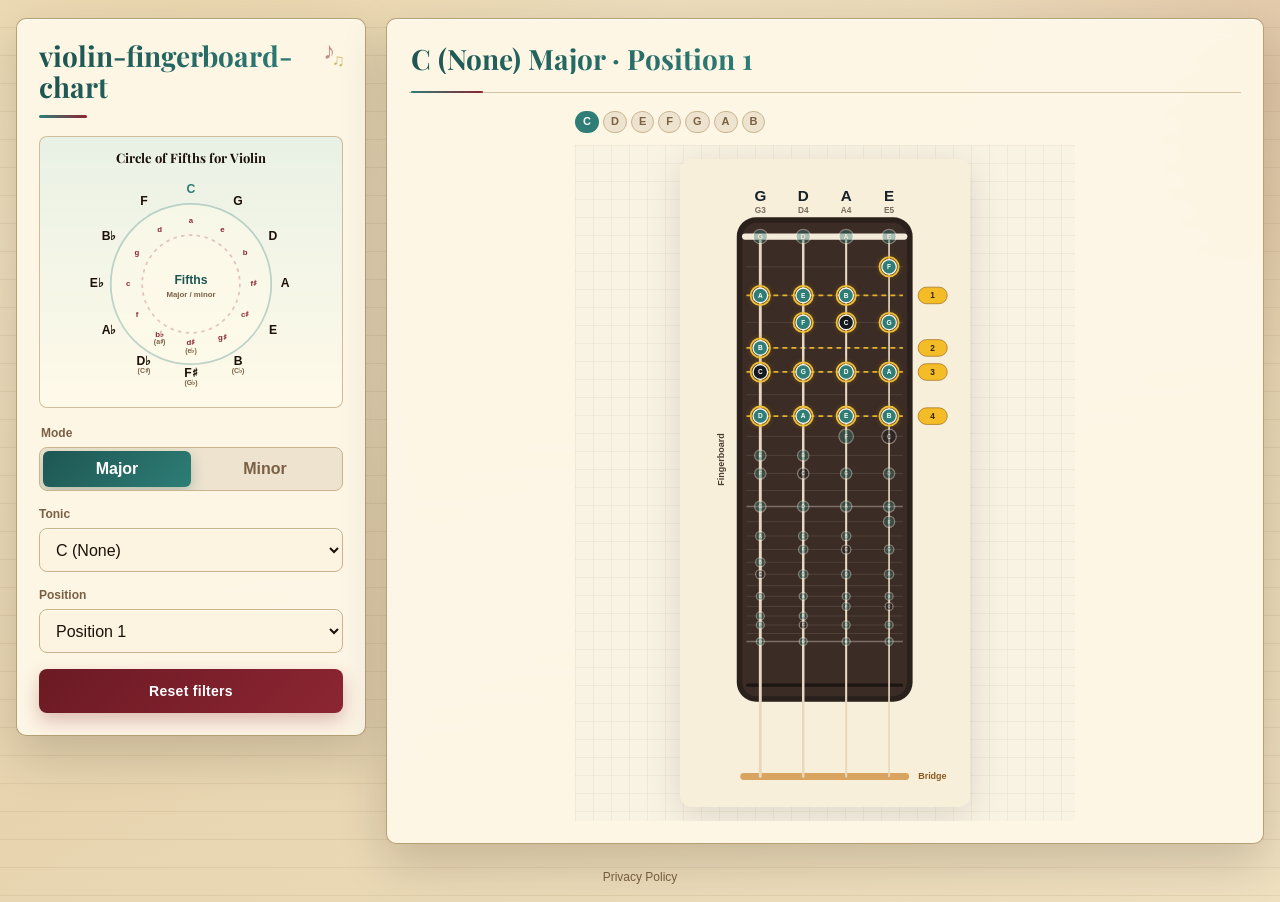
<file: index.html>
<!doctype html>
<html lang="en" data-default-lang="en">
  <head>
    <meta charset="utf-8">
    <meta name="viewport" content="width=device-width, initial-scale=1">
    <meta name="google-site-verification" content="z76xjxY6kRkKO2FdSqYmMXT2T0Ag-CoBl6Cyi8DQak0" />
    <title>violin-fingerboard-chart</title>
    <meta name="description" content="Free interactive violin fingerboard chart for finding violin notes, scale patterns, key signatures, positions, and circle of fifths relationships.">
    <link rel="canonical" href="https://xiaoxiao0413.github.io/violin-fingerboard-chart/">
    <link rel="alternate" hreflang="en" href="https://xiaoxiao0413.github.io/violin-fingerboard-chart/">
    <link rel="alternate" hreflang="x-default" href="https://xiaoxiao0413.github.io/violin-fingerboard-chart/">
    <meta property="og:title" content="violin-fingerboard-chart">
    <meta property="og:description" content="Free interactive violin fingerboard chart for finding violin notes, scale patterns, key signatures, positions, and circle of fifths relationships.">
    <meta property="og:type" content="website">
    <meta property="og:url" content="https://xiaoxiao0413.github.io/violin-fingerboard-chart/">
    <meta property="og:image" content="https://xiaoxiao0413.github.io/violin-fingerboard-chart/assets/og-image.png">
    <meta property="og:image:width" content="1200">
    <meta property="og:image:height" content="630">
    <meta property="og:image:alt" content="Interactive violin fingerboard chart showing notes, scale patterns, positions, and circle of fifths keys.">
    <meta name="twitter:card" content="summary_large_image">
    <meta name="twitter:title" content="violin-fingerboard-chart">
    <meta name="twitter:description" content="Free interactive violin fingerboard chart for finding violin notes, scale patterns, key signatures, positions, and circle of fifths relationships.">
    <meta name="twitter:image" content="https://xiaoxiao0413.github.io/violin-fingerboard-chart/assets/og-image.png">
    <meta name="twitter:image:alt" content="Interactive violin fingerboard chart showing notes, scale patterns, positions, and circle of fifths keys.">
    <link rel="icon" href="favicon.ico" sizes="any">
    <link rel="icon" type="image/svg+xml" href="assets/favicon.svg">
    <link rel="apple-touch-icon" href="assets/apple-touch-icon.png">
    <link rel="stylesheet" href="styles.css?v=20260704-no-intro">
    <script src="app.js?v=20260705-seo" defer></script>
    <script type="application/ld+json">
      {
        "@context": "https://schema.org",
        "@type": "WebApplication",
        "name": "violin-fingerboard-chart",
        "url": "https://xiaoxiao0413.github.io/violin-fingerboard-chart/",
        "applicationCategory": "EducationalApplication",
        "operatingSystem": "Any",
        "description": "Free interactive violin fingerboard chart for finding violin notes, scale patterns, key signatures, positions, and circle of fifths relationships.",
        "keywords": "violin fingerboard chart, violin notes chart, violin scale chart, violin positions, circle of fifths violin",
        "educationalUse": "Music practice",
        "learningResourceType": "Interactive chart",
        "featureList": [
          "Find violin notes on the fingerboard",
          "View major and minor scale patterns",
          "Compare positions and related keys with the circle of fifths"
        ],
        "about": [
          {
            "@type": "Thing",
            "name": "Violin fingerboard notes"
          },
          {
            "@type": "Thing",
            "name": "Violin scales"
          },
          {
            "@type": "Thing",
            "name": "Circle of fifths"
          }
        ],        "inLanguage": "en",
        "isAccessibleForFree": true,
        "offers": {
          "@type": "Offer",
          "price": "0",
          "priceCurrency": "USD"
        },
        "creator": {
          "@type": "Person",
          "name": "xiaoxiao0413"
        }
      }
    </script>

    <!-- Google Analytics (GA4) -->
    <script async src="https://www.googletagmanager.com/gtag/js?id=G-2831V72LX2"></script>
    <script>
      window.dataLayer = window.dataLayer || [];
      function gtag(){dataLayer.push(arguments);}
      gtag('js', new Date());
      gtag('config', 'G-2831V72LX2');
    </script>
  </head>
  <body>
    <main class="app-shell">
      <section class="control-panel" aria-labelledby="app-title">
        <div class="brand-block">
          <h1 id="app-title" data-i18n="appTitle">violin-fingerboard-chart</h1>
        </div>

        <section class="fifths-wheel" aria-labelledby="fifths-title">
          <h2 id="fifths-title" data-i18n="circleTitle">Circle of Fifths for Violin</h2>
          <svg class="fifths-svg" viewBox="0 0 250 250" role="img" aria-label="Circle of Fifths for violin keys">
            <circle class="fifths-ring" cx="125" cy="125" r="92" />
            <circle class="fifths-inner-ring" cx="125" cy="125" r="56" />
            <g class="fifths-major">
              <text x="125" y="17" data-key="c">C</text>
              <text x="179" y="31" data-key="g">G</text>
              <text x="219" y="71" data-key="d">D</text>
              <text x="233" y="125" data-key="a">A</text>
              <text x="219" y="179" data-key="e">E</text>
              <text x="179" y="214" data-key="b"><tspan x="179">B</tspan><tspan class="fifths-alt" x="179" dy="11">(C♭)</tspan></text>
              <text x="125" y="228" data-key="fs"><tspan x="125">F♯</tspan><tspan class="fifths-alt" x="125" dy="11">(G♭)</tspan></text>
              <text x="71" y="214" data-key="db"><tspan x="71">D♭</tspan><tspan class="fifths-alt" x="71" dy="11">(C♯)</tspan></text>
              <text x="31" y="179" data-key="ab">A♭</text>
              <text x="17" y="125" data-key="eb">E♭</text>
              <text x="31" y="71" data-key="bb">B♭</text>
              <text x="71" y="31" data-key="f">F</text>
            </g>
            <g class="fifths-minor">
              <text x="125" y="53" data-key="a">a</text>
              <text x="161" y="63" data-key="e">e</text>
              <text x="187" y="89" data-key="b">b</text>
              <text x="197" y="125" data-key="fs">f♯</text>
              <text x="187" y="161" data-key="cs">c♯</text>
              <text x="161" y="187" data-key="gs">g♯</text>
              <text x="125" y="193" data-key="ds"><tspan x="125">d♯</tspan><tspan class="fifths-alt" x="125" dy="9">(e♭)</tspan></text>
              <text x="89" y="183" data-key="bb"><tspan x="89">b♭</tspan><tspan class="fifths-alt" x="89" dy="9">(a♯)</tspan></text>
              <text x="63" y="161" data-key="f">f</text>
              <text x="53" y="125" data-key="c">c</text>
              <text x="63" y="89" data-key="g">g</text>
              <text x="89" y="63" data-key="d">d</text>
            </g>
            <text class="fifths-center" x="125" y="121" data-i18n="circleCenter">Fifths</text>
            <text class="fifths-center-sub" x="125" y="138" data-i18n="circleSub">Major / minor</text>
          </svg>
        </section>

        <form class="filters" id="filters">

          <fieldset class="field-group">
            <legend data-i18n="modeLabel">Mode</legend>
            <div class="segmented mode-segmented" role="radiogroup" aria-label="Mode">
              <label>
                <input type="radio" name="mode" value="major" checked>
                <span data-i18n="majorMode">Major</span>
              </label>
              <label>
                <input type="radio" name="mode" value="minor">
                <span data-i18n="minorMode">Minor</span>
              </label>
            </div>
          </fieldset>

          <label class="field">
            <span data-i18n="tonicLabel">Tonic</span>
            <select id="tonic" name="tonic"></select>
          </label>

          <label class="field">
            <span data-i18n="positionLabel">Position</span>
            <select id="position" name="position"></select>
          </label>

          <button class="reset-button" type="button" id="reset" data-i18n="resetButton">Reset filters</button>
        </form>

        <!-- Reserved ad slot (sidebar, ~300x250). Hidden until traffic justifies running ads.
             To activate: remove "ad-slot--reserved" class and drop the ad network's embed code inside. -->
        <div class="ad-slot ad-slot--sidebar ad-slot--reserved" aria-hidden="true" data-ad-slot="sidebar-300x250"></div>
      </section>

      <section class="result-panel" aria-live="polite">
        <div class="result-head">
          <div>
            <h2 id="result-title">All Keys · Major</h2>
          </div>
        </div>

        <div id="results" class="diagram-grid"></div>
      </section>

      <!-- Reserved ad slot (full-width banner, ~728x90 / responsive). Hidden until traffic justifies running ads. -->
      <div class="ad-slot ad-slot--banner ad-slot--reserved" aria-hidden="true" data-ad-slot="banner-728x90"></div>
<footer class="site-footer">
        <a href="privacy.html">Privacy Policy</a>
      </footer>
    </main>
  </body>
</html>
</file>
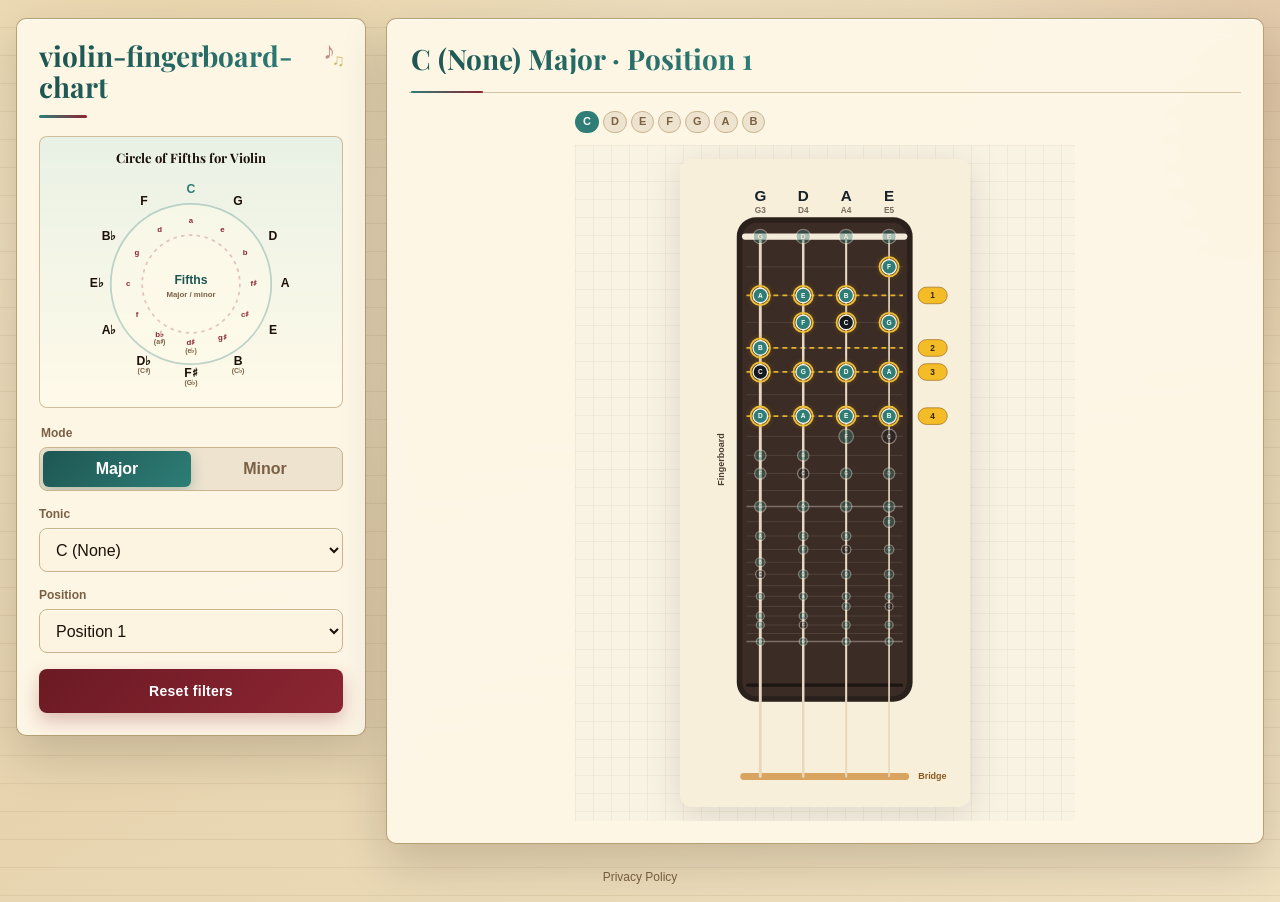
<file: en/index.html>
<!doctype html>
<html lang="en" data-default-lang="en">
  <head>
    <meta charset="utf-8">
    <meta name="viewport" content="width=device-width, initial-scale=1">
    <meta name="google-site-verification" content="z76xjxY6kRkKO2FdSqYmMXT2T0Ag-CoBl6Cyi8DQak0" />
    <title>violin-fingerboard-chart</title>
    <meta name="description" content="Free interactive violin fingerboard chart for finding violin notes, scale patterns, key signatures, positions, and circle of fifths relationships.">
    <link rel="canonical" href="https://xiaoxiao0413.github.io/violin-fingerboard-chart/">
    <link rel="alternate" hreflang="en" href="https://xiaoxiao0413.github.io/violin-fingerboard-chart/">
    <link rel="alternate" hreflang="x-default" href="https://xiaoxiao0413.github.io/violin-fingerboard-chart/">
    <meta property="og:title" content="violin-fingerboard-chart">
    <meta property="og:description" content="Free interactive violin fingerboard chart for finding violin notes, scale patterns, key signatures, positions, and circle of fifths relationships.">
    <meta property="og:type" content="website">
    <meta property="og:url" content="https://xiaoxiao0413.github.io/violin-fingerboard-chart/">
    <meta property="og:image" content="https://xiaoxiao0413.github.io/violin-fingerboard-chart/assets/og-image.png">
    <meta property="og:image:width" content="1200">
    <meta property="og:image:height" content="630">
    <meta property="og:image:alt" content="Interactive violin fingerboard chart showing notes, scale patterns, positions, and circle of fifths keys.">
    <meta name="twitter:card" content="summary_large_image">
    <meta name="twitter:title" content="violin-fingerboard-chart">
    <meta name="twitter:description" content="Free interactive violin fingerboard chart for finding violin notes, scale patterns, key signatures, positions, and circle of fifths relationships.">
    <meta name="twitter:image" content="https://xiaoxiao0413.github.io/violin-fingerboard-chart/assets/og-image.png">
    <meta name="twitter:image:alt" content="Interactive violin fingerboard chart showing notes, scale patterns, positions, and circle of fifths keys.">
    <link rel="icon" href="../favicon.ico" sizes="any">
    <link rel="icon" type="image/svg+xml" href="../assets/favicon.svg">
    <link rel="apple-touch-icon" href="../assets/apple-touch-icon.png">
    <link rel="stylesheet" href="../styles.css?v=20260704-no-intro">
    <script src="../app.js?v=20260705-seo" defer></script>
    <script type="application/ld+json">
      {
        "@context": "https://schema.org",
        "@type": "WebApplication",
        "name": "violin-fingerboard-chart",
        "url": "https://xiaoxiao0413.github.io/violin-fingerboard-chart/",
        "applicationCategory": "EducationalApplication",
        "operatingSystem": "Any",
        "description": "Free interactive violin fingerboard chart for finding violin notes, scale patterns, key signatures, positions, and circle of fifths relationships.",
        "keywords": "violin fingerboard chart, violin notes chart, violin scale chart, violin positions, circle of fifths violin",
        "educationalUse": "Music practice",
        "learningResourceType": "Interactive chart",
        "featureList": [
          "Find violin notes on the fingerboard",
          "View major and minor scale patterns",
          "Compare positions and related keys with the circle of fifths"
        ],
        "about": [
          {
            "@type": "Thing",
            "name": "Violin fingerboard notes"
          },
          {
            "@type": "Thing",
            "name": "Violin scales"
          },
          {
            "@type": "Thing",
            "name": "Circle of fifths"
          }
        ],        "inLanguage": "en",
        "isAccessibleForFree": true,
        "offers": {
          "@type": "Offer",
          "price": "0",
          "priceCurrency": "USD"
        },
        "creator": {
          "@type": "Person",
          "name": "xiaoxiao0413"
        }
      }
    </script>

    <!-- Google Analytics (GA4) -->
    <script async src="https://www.googletagmanager.com/gtag/js?id=G-2831V72LX2"></script>
    <script>
      window.dataLayer = window.dataLayer || [];
      function gtag(){dataLayer.push(arguments);}
      gtag('js', new Date());
      gtag('config', 'G-2831V72LX2');
    </script>
  </head>
  <body>
    <main class="app-shell">
      <section class="control-panel" aria-labelledby="app-title">
        <div class="brand-block">
          <h1 id="app-title" data-i18n="appTitle">violin-fingerboard-chart</h1>
        </div>

        <section class="fifths-wheel" aria-labelledby="fifths-title">
          <h2 id="fifths-title" data-i18n="circleTitle">Circle of Fifths for Violin</h2>
          <svg class="fifths-svg" viewBox="0 0 250 250" role="img" aria-label="Circle of Fifths for violin keys">
            <circle class="fifths-ring" cx="125" cy="125" r="92" />
            <circle class="fifths-inner-ring" cx="125" cy="125" r="56" />
            <g class="fifths-major">
              <text x="125" y="17" data-key="c">C</text>
              <text x="179" y="31" data-key="g">G</text>
              <text x="219" y="71" data-key="d">D</text>
              <text x="233" y="125" data-key="a">A</text>
              <text x="219" y="179" data-key="e">E</text>
              <text x="179" y="214" data-key="b"><tspan x="179">B</tspan><tspan class="fifths-alt" x="179" dy="11">(C♭)</tspan></text>
              <text x="125" y="228" data-key="fs"><tspan x="125">F♯</tspan><tspan class="fifths-alt" x="125" dy="11">(G♭)</tspan></text>
              <text x="71" y="214" data-key="db"><tspan x="71">D♭</tspan><tspan class="fifths-alt" x="71" dy="11">(C♯)</tspan></text>
              <text x="31" y="179" data-key="ab">A♭</text>
              <text x="17" y="125" data-key="eb">E♭</text>
              <text x="31" y="71" data-key="bb">B♭</text>
              <text x="71" y="31" data-key="f">F</text>
            </g>
            <g class="fifths-minor">
              <text x="125" y="53" data-key="a">a</text>
              <text x="161" y="63" data-key="e">e</text>
              <text x="187" y="89" data-key="b">b</text>
              <text x="197" y="125" data-key="fs">f♯</text>
              <text x="187" y="161" data-key="cs">c♯</text>
              <text x="161" y="187" data-key="gs">g♯</text>
              <text x="125" y="193" data-key="ds"><tspan x="125">d♯</tspan><tspan class="fifths-alt" x="125" dy="9">(e♭)</tspan></text>
              <text x="89" y="183" data-key="bb"><tspan x="89">b♭</tspan><tspan class="fifths-alt" x="89" dy="9">(a♯)</tspan></text>
              <text x="63" y="161" data-key="f">f</text>
              <text x="53" y="125" data-key="c">c</text>
              <text x="63" y="89" data-key="g">g</text>
              <text x="89" y="63" data-key="d">d</text>
            </g>
            <text class="fifths-center" x="125" y="121" data-i18n="circleCenter">Fifths</text>
            <text class="fifths-center-sub" x="125" y="138" data-i18n="circleSub">Major / minor</text>
          </svg>
        </section>

        <form class="filters" id="filters">

          <fieldset class="field-group">
            <legend data-i18n="modeLabel">Mode</legend>
            <div class="segmented mode-segmented" role="radiogroup" aria-label="Mode">
              <label>
                <input type="radio" name="mode" value="major" checked>
                <span data-i18n="majorMode">Major</span>
              </label>
              <label>
                <input type="radio" name="mode" value="minor">
                <span data-i18n="minorMode">Minor</span>
              </label>
            </div>
          </fieldset>

          <label class="field">
            <span data-i18n="tonicLabel">Tonic</span>
            <select id="tonic" name="tonic"></select>
          </label>

          <label class="field">
            <span data-i18n="positionLabel">Position</span>
            <select id="position" name="position"></select>
          </label>

          <button class="reset-button" type="button" id="reset" data-i18n="resetButton">Reset filters</button>
        </form>

        <!-- Reserved ad slot (sidebar, ~300x250). Hidden until traffic justifies running ads.
             To activate: remove "ad-slot--reserved" class and drop the ad network's embed code inside. -->
        <div class="ad-slot ad-slot--sidebar ad-slot--reserved" aria-hidden="true" data-ad-slot="sidebar-300x250"></div>
      </section>

      <section class="result-panel" aria-live="polite">
        <div class="result-head">
          <div>
            <h2 id="result-title">All Keys · Major</h2>
          </div>
        </div>

        <div id="results" class="diagram-grid"></div>
      </section>

      <!-- Reserved ad slot (full-width banner, ~728x90 / responsive). Hidden until traffic justifies running ads. -->
      <div class="ad-slot ad-slot--banner ad-slot--reserved" aria-hidden="true" data-ad-slot="banner-728x90"></div>
<footer class="site-footer">
        <a href="../privacy.html">Privacy Policy</a>
      </footer>
    </main>
  </body>
</html>
</file>
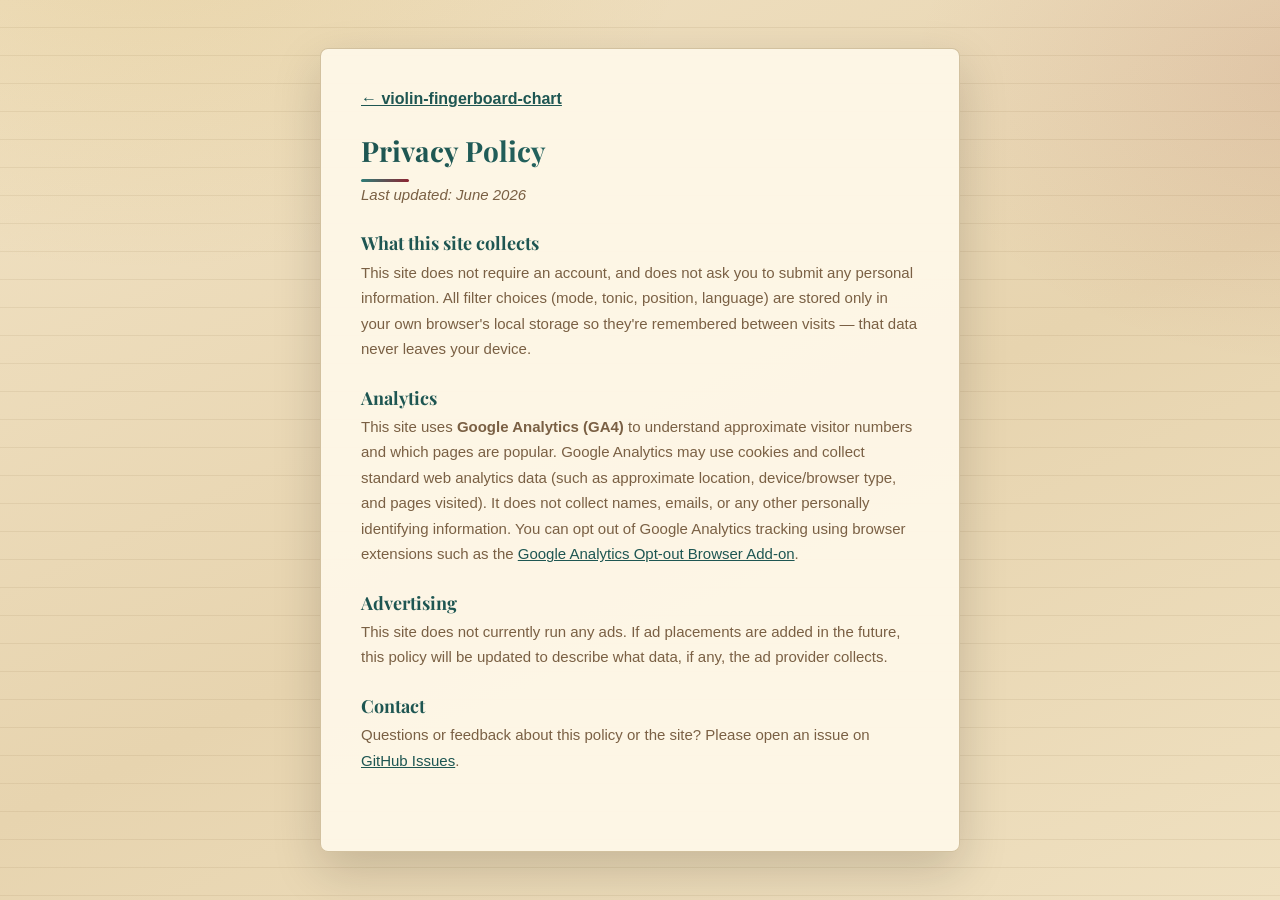
<file: privacy.html>
<!doctype html>
<html lang="en">
  <head>
    <meta charset="utf-8">
    <meta name="viewport" content="width=device-width, initial-scale=1">
    <title>Privacy Policy · violin-fingerboard-chart</title>
    <meta name="robots" content="noindex">
    <link rel="icon" href="favicon.ico" sizes="any">
    <link rel="icon" type="image/svg+xml" href="assets/favicon.svg">
    <link rel="stylesheet" href="styles.css?v=20260626-3">
  </head>
  <body>
    <main class="static-page">
      <div class="static-card">
        <a class="static-back" href="./">← violin-fingerboard-chart</a>
        <h1>Privacy Policy</h1>
        <p class="static-updated">Last updated: June 2026</p>

        <h2>What this site collects</h2>
        <p>
          This site does not require an account, and does not ask you to submit any personal
          information. All filter choices (mode, tonic, position, language) are stored only in
          your own browser's local storage so they're remembered between visits — that data never
          leaves your device.
        </p>

        <h2>Analytics</h2>
        <p>
          This site uses <strong>Google Analytics (GA4)</strong> to understand approximate visitor
          numbers and which pages are popular. Google Analytics may use cookies and collect
          standard web analytics data (such as approximate location, device/browser type, and
          pages visited). It does not collect names, emails, or any other personally identifying
          information. You can opt out of Google Analytics tracking using browser extensions such
          as the
          <a href="https://tools.google.com/dlpage/gaoptout" target="_blank" rel="noopener">Google Analytics Opt-out Browser Add-on</a>.
        </p>

        <h2>Advertising</h2>
        <p>
          This site does not currently run any ads. If ad placements are added in the future, this
          policy will be updated to describe what data, if any, the ad provider collects.
        </p>

        <h2>Contact</h2>
        <p>
          Questions or feedback about this policy or the site? Please open an issue on
          <a href="https://github.com/xiaoxiao0413/violin-fingerboard-chart/issues" target="_blank" rel="noopener">GitHub Issues</a>.
        </p>
      </div>
    </main>
  </body>
</html>
</file>
<file: styles.css>
@import url('https://fonts.googleapis.com/css2?family=Playfair+Display:ital,wght@0,500;0,700;0,900;1,500;1,700&display=swap');

/* ─── Unified Musical Colour System ─────────────────────────────
   Palette: Aged Parchment × Patina Brass × Violin Burgundy × India Ink
   ──────────────────────────────────────────────────────────────── */
:root {
  color-scheme: light;
  --ink:          #1c1008;          /* India ink – near-black warm */
  --muted:        #7a6044;          /* warm brown-gray */
  --soft:         #ede3ce;          /* light parchment */
  --line:         #c9b48e;          /* warm tan borders */
  --panel:        rgba(253, 246, 230, 0.98);   /* warm cream panel (lifts off bg) */
  --panel-solid:  #fcf4e1;          /* solid warm cream */
  --page:         #f5ecda;          /* parchment page */
  --teal:         #2e7d77;          /* patina brass / verdigris */
  --teal-dark:    #1e5652;          /* deep instrument metal */
  --teal-soft:    #d2eeeb;          /* light teal tint */
  --accent:       #8c2532;          /* deep burgundy – violin red */
  --accent-soft:  #f2dde0;          /* light blush */
  --gold:         #b8870c;          /* dark goldenrod */
  --gold-soft:    #fdf0c4;
  --string:       #3d2b18;          /* warm dark brown */
  --shadow:       0 18px 48px rgba(20, 10, 4, 0.17);
  --shadow-soft:  0 8px 24px rgba(20, 10, 4, 0.10);
  /* Typography: serif only for page titles, sans everywhere else.
     CJK falls through to YaHei/PingFang so Chinese matches the body. */
  --font-sans:  Inter, "Segoe UI", "Microsoft YaHei", "PingFang SC", Arial, sans-serif;
  --font-serif: 'Playfair Display', Georgia, "Microsoft YaHei", "PingFang SC", serif;
}

* {
  box-sizing: border-box;
}

/* ─── Page Background: Warm Parchment + Ruled Staff Lines ────── */
body {
  margin: 0;
  min-height: 100vh;
  overflow-x: hidden;
  color: var(--ink);
  background:
    repeating-linear-gradient(
      transparent 0, transparent 27px,
      rgba(110, 78, 32, 0.085) 27px, rgba(110, 78, 32, 0.085) 28px
    ),
    radial-gradient(ellipse 900px 600px at 8% -8%, rgba(184, 135, 12, 0.14), transparent 62%),
    radial-gradient(ellipse 700px 500px at 102% 6%, rgba(140, 37, 50, 0.10), transparent 58%),
    linear-gradient(155deg, #f1e2c4 0%, #e7d4af 55%, #efe0c0 100%);
  background-size: auto, 140% 140%, 140% 140%, auto;
  background-position: 0 0, 0% 0%, 100% 0%, 0 0;
  animation: drift-blobs 30s ease-in-out infinite alternate;
  font-family: var(--font-sans);
}

@keyframes drift-blobs {
  0%   { background-position: 0 0, 0%  0%,  100% 0%, 0 0; }
  100% { background-position: 0 0, 7% 12%,  90% 16%, 0 0; }
}

button,
select,
input {
  font: inherit;
}

button,
select {
  transition: border-color 0.18s ease, background 0.18s ease,
              box-shadow 0.18s ease, transform 0.18s ease;
}

/* ─── Layout Shell ───────────────────────────────────────────── */
.app-shell {
  display: grid;
  grid-template-columns: minmax(270px, 350px) minmax(0, 1fr);
  gap: 20px;
  width: min(1440px, calc(100% - 32px));
  min-height: 100vh;
  margin: 0 auto;
  padding: 18px 0;
}

.control-panel,
.result-panel {
  background: var(--panel);
  border: 1px solid rgba(176, 150, 104, 0.9);
  border-radius: 10px;
  box-shadow:
    0 1px 0 rgba(255, 255, 255, 0.7) inset,
    var(--shadow);
  backdrop-filter: blur(8px);
}

/* ─── Control Panel ──────────────────────────────────────────── */
.control-panel {
  position: sticky;
  top: 16px;
  align-self: start;
  display: flex;
  flex-direction: column;
  gap: 16px;
  padding: 22px;
}

/* ─── Brand Block ────────────────────────────────────────────── */
.brand-block {
  position: relative;
  padding-bottom: 2px;
}

.brand-block::before {
  position: absolute;
  top: -4px;
  right: 8px;
  color: var(--accent);
  font-size: 24px;
  opacity: 0.52;
  content: "♪";
  animation: note-float 4s ease-in-out infinite;
}

.brand-block::after {
  position: absolute;
  top: 10px;
  right: -2px;
  color: var(--gold);
  font-size: 17px;
  opacity: 0.58;
  content: "♫";
  animation: note-float 4s ease-in-out infinite 1.2s;
}

@keyframes note-float {
  0%, 100% { transform: translateY(0) rotate(0deg); }
  50%       { transform: translateY(-6px) rotate(7deg); }
}

/* ─── Typography ─────────────────────────────────────────────── */
.eyebrow {
  margin: 0 0 8px;
  color: var(--teal-dark);
  font-family: var(--font-sans);
  font-size: 11px;
  font-weight: 700;
  letter-spacing: 0.08em;
  text-transform: uppercase;
}

h1,
h2,
h3,
p {
  margin-top: 0;
}

h1 {
  margin-bottom: 0;
  font-family: var(--font-serif);
  font-size: 28px;
  line-height: 1.1;
  letter-spacing: 0;
  background: linear-gradient(115deg, var(--teal-dark) 5%, var(--teal) 40%, var(--accent) 75%, var(--gold) 100%);
  background-size: 220% 100%;
  background-clip: text;
  -webkit-background-clip: text;
  color: transparent;
  -webkit-text-fill-color: transparent;
  animation: title-shine 9s ease-in-out infinite alternate;
}

@keyframes title-shine {
  0%   { background-position: 0% 50%; }
  100% { background-position: 100% 50%; }
}

h1::after {
  display: block;
  width: 48px;
  height: 3px;
  margin-top: 12px;
  border-radius: 999px;
  background: linear-gradient(90deg, var(--teal), var(--accent));
  content: "";
}

h2 {
  margin-bottom: 0;
  font-family: var(--font-serif);
  font-size: 28px;
  line-height: 1.12;
  letter-spacing: 0;
}

/* ─── Circle of Fifths ───────────────────────────────────────── */
.fifths-wheel {
  display: grid;
  gap: 10px;
  justify-items: center;
  padding: 13px 12px 14px;
  border: 1px solid rgba(201, 180, 142, 0.85);
  border-radius: 8px;
  background:
    linear-gradient(180deg, rgba(210, 238, 235, 0.45), rgba(255, 250, 233, 0.95)),
    var(--panel-solid);
}

.fifths-wheel h2 {
  margin: 0;
  color: var(--ink);
  font-size: 13px;
  font-weight: 700;
  line-height: 1.2;
}

.fifths-svg {
  display: block;
  width: min(100%, 218px);
  height: auto;
}

.fifths-ring {
  fill: rgba(255, 250, 233, 0.45);
  stroke: rgba(46, 125, 119, 0.3);
  stroke-width: 2;
}

.fifths-inner-ring {
  fill: rgba(255, 250, 233, 0.38);
  stroke: rgba(140, 37, 50, 0.24);
  stroke-width: 2;
  stroke-dasharray: 4 5;
}

.fifths-major text,
.fifths-minor text,
.fifths-center,
.fifths-center-sub {
  text-anchor: middle;
  dominant-baseline: middle;
}

.fifths-major text {
  fill: var(--ink);
  font-size: 14px;
  font-weight: 900;
}

.fifths-minor text {
  fill: var(--accent);
  font-size: 9px;
  font-weight: 900;
}

.fifths-center {
  fill: var(--teal-dark);
  font-size: 14px;
  font-weight: 900;
}

.fifths-center-sub {
  fill: var(--muted);
  font-size: 9px;
  font-weight: 800;
}

.fifths-alt {
  fill: var(--muted);
  font-size: 8px;
  font-weight: 800;
}

/* Interactive circle of fifths */
.fifths-major text[data-key],
.fifths-minor text[data-key] {
  cursor: pointer;
  transition: fill 0.15s ease;
}

.fifths-major text[data-key]:hover {
  fill: var(--teal);
}

.fifths-minor text[data-key]:hover {
  fill: var(--teal-dark);
}

.fifths-major text[data-selected],
.fifths-minor text[data-selected] {
  fill: var(--teal);
}

/* ─── Filters ────────────────────────────────────────────────── */
.filters {
  display: grid;
  gap: 16px;
  padding-top: 2px;
}

.field-group {
  min-width: 0;
  margin: 0;
  padding: 0;
  border: 0;
}

legend,
.field > span {
  display: block;
  margin-bottom: 7px;
  color: var(--muted);
  font-size: 12px;
  font-weight: 800;
}

/* Mode Toggle */
.segmented {
  display: grid;
  grid-template-columns: 1fr 1fr;
  width: 100%;
  min-height: 44px;
  overflow: hidden;
  padding: 3px;
  border: 1px solid var(--line);
  border-radius: 8px;
  background: var(--soft);
}

.mode-segmented {
  grid-template-columns: repeat(2, minmax(0, 1fr));
}

.segmented label {
  position: relative;
  display: grid;
  min-width: 0;
  cursor: pointer;
}

.segmented input {
  position: absolute;
  inset: 0;
  opacity: 0;
}

.segmented span {
  display: grid;
  place-items: center;
  min-height: 36px;
  padding: 0 12px;
  color: var(--muted);
  font-weight: 800;
  border-radius: 6px;
  transition: background 0.2s ease, color 0.2s ease, box-shadow 0.2s ease;
}

.segmented input:checked + span {
  color: #ffffff;
  background: linear-gradient(135deg, var(--teal-dark), var(--teal));
  box-shadow: 0 5px 14px rgba(30, 86, 82, 0.28);
}

.segmented label:hover span {
  color: var(--teal-dark);
}

.segmented label:hover input:checked + span {
  color: #ffffff;
}

.segmented input:focus-visible + span {
  outline: 3px solid rgba(46, 125, 119, 0.28);
  outline-offset: -3px;
}

.field {
  display: block;
}

/* Dropdowns */
select,
input[type="number"] {
  width: 100%;
  min-height: 44px;
  padding: 0 38px 0 12px;
  color: var(--ink);
  border: 1px solid var(--line);
  border-radius: 8px;
  background: var(--panel-solid);
  box-shadow: inset 0 1px 0 rgba(255, 255, 255, 0.55);
}

select:hover,
input[type="number"]:hover {
  border-color: rgba(46, 125, 119, 0.45);
}

input[type="number"] {
  padding-right: 12px;
}

select:focus,
input[type="number"]:focus {
  outline: 3px solid rgba(46, 125, 119, 0.2);
  border-color: var(--teal);
}

/* Reset Button – Burgundy, musical feel */
.reset-button {
  min-height: 44px;
  color: #ffffff;
  border: 0;
  border-radius: 8px;
  background: linear-gradient(135deg, #6b1a24, var(--accent));
  box-shadow: 0 8px 18px rgba(140, 37, 50, 0.28);
  cursor: pointer;
  font-family: var(--font-sans);
  font-weight: 700;
  font-size: 14px;
  letter-spacing: 0.02em;
  transition: box-shadow 0.2s ease, background 0.2s ease, transform 0.2s ease;
}

.reset-button:hover {
  transform: translateY(-1px);
  box-shadow: 0 12px 24px rgba(140, 37, 50, 0.36);
}

.reset-button:active {
  transform: translateY(0);
}

/* ─── Result Panel ───────────────────────────────────────────── */
.result-panel {
  display: flex;
  flex-direction: column;
  gap: 18px;
  min-width: 0;
  padding: 22px;
}

.result-head {
  position: relative;
  display: flex;
  align-items: flex-start;
  justify-content: space-between;
  gap: 16px;
  padding: 2px 2px 18px;
  border-bottom: 1px solid rgba(201, 180, 142, 0.75);
}

/* Gradient accent line under result heading */
.result-head::after {
  position: absolute;
  left: 2px;
  bottom: -1px;
  width: 72px;
  height: 2px;
  border-radius: 999px;
  background: linear-gradient(90deg, var(--teal), var(--accent));
  content: "";
}

/* Result title gradient */
#result-title {
  background: linear-gradient(115deg, var(--teal-dark) 0%, var(--teal) 48%, var(--accent) 100%);
  background-size: 220% 100%;
  background-clip: text;
  -webkit-background-clip: text;
  color: transparent;
  -webkit-text-fill-color: transparent;
  animation: title-shine 9s ease-in-out infinite alternate;
}

/* ─── Diagram Grid ───────────────────────────────────────────── */
.diagram-grid {
  display: grid;
  grid-template-columns: repeat(auto-fill, minmax(290px, 1fr));
  gap: 18px;
  align-items: start;
}

.diagram-grid[data-layout="single"] {
  grid-template-columns: minmax(290px, 500px);
  justify-content: center;
}

/* 单图布局：去掉多余的卡片包装，避免与结果面板形成「框中框」 */
.diagram-grid[data-layout="single"] .diagram-card {
  border: 0;
  border-radius: 0;
  background: transparent;
  box-shadow: none;
}

.diagram-grid[data-layout="single"] .diagram-card:hover {
  transform: none;
  box-shadow: none;
}

.diagram-grid[data-layout="single"] .formula-card-head {
  padding: 0 0 12px;
  background: none;
  border-bottom: 0;
}

.diagram-grid[data-layout="single"] .formula-card-head::after {
  content: none;
}

.diagram-grid[data-layout="single"] .fingerboard-media {
  padding-left: 0;
  padding-right: 0;
}

/* ─── Diagram Card ───────────────────────────────────────────── */
.diagram-card {
  min-width: 0;
  overflow: hidden;
  border: 1px solid rgba(201, 180, 142, 0.8);
  border-top: 4px solid var(--key-color, var(--teal));
  border-radius: 8px;
  background: var(--panel-solid);
  box-shadow: var(--shadow-soft);
  animation: card-in 0.26s ease both;
  transition: transform 0.2s ease, border-color 0.2s ease, box-shadow 0.2s ease;
}

.diagram-card:hover {
  border-color: rgba(110, 78, 32, 0.22);
  border-top-color: var(--key-color, var(--teal));
  box-shadow: 0 16px 36px rgba(20, 10, 4, 0.18);
  transform: translateY(-2px);
}

.formula-card {
  display: grid;
  grid-template-rows: auto auto auto;
}

/* Card header with subtle parchment + musical watermark */
.formula-card-head {
  position: relative;
  display: grid;
  gap: 6px;
  padding: 15px 16px 13px;
  border-bottom: 1px solid rgba(201, 180, 142, 0.65);
  background: linear-gradient(180deg, var(--panel-solid), rgba(245, 236, 213, 0.55));
  overflow: hidden;
}

.formula-card-head::after {
  content: "♩";
  position: absolute;
  right: 10px;
  bottom: 5px;
  font-size: 30px;
  color: var(--key-color, var(--teal));
  opacity: 0.1;
  pointer-events: none;
  line-height: 1;
}

.formula-card-head h3 {
  margin: 0;
  padding: 0;
  font-family: var(--font-sans);
  font-weight: 800;
  color: var(--key-color, var(--teal-dark));
  font-size: 17px;
  line-height: 1.25;
  border-radius: 0;
  background: none;
}

.formula-card-head p {
  margin: 0;
  color: var(--muted);
  font-size: 13px;
  font-weight: 700;
  line-height: 1.35;
}

/* Scale note badges */
.scale-notes {
  display: flex;
  flex-wrap: wrap;
  gap: 4px;
  margin: 0;
}

.scale-note {
  display: inline-flex;
  align-items: center;
  padding: 1px 7px;
  font-size: 11px;
  font-weight: 800;
  color: var(--muted);
  background: var(--soft);
  border: 1px solid var(--line);
  border-radius: 999px;
  line-height: 1.6;
}

.scale-note-tonic {
  color: #ffffff;
  background: var(--key-color, var(--teal));
  border-color: transparent;
}

/* ─── Fingerboard Diagram ────────────────────────────────────── */
.fingerboard-media {
  position: relative;
  display: flex;
  justify-content: center;
  min-width: 0;
  padding: 14px;
  overflow: hidden;
  /* Warm grid – like manuscript staff paper */
  background:
    linear-gradient(rgba(110, 78, 32, 0.06) 1px, transparent 1px),
    linear-gradient(90deg, rgba(110, 78, 32, 0.06) 1px, transparent 1px),
    #f9f3e4;
  background-size: 18px 18px, 18px 18px, auto;
  cursor: zoom-in;
}

/* Zoom hint icon */
.fingerboard-media::after {
  content: "⤢";
  position: absolute;
  bottom: 10px;
  right: 10px;
  width: 26px;
  height: 26px;
  display: flex;
  align-items: center;
  justify-content: center;
  font-size: 13px;
  color: var(--teal-dark);
  background: rgba(255, 250, 233, 0.92);
  border: 1px solid rgba(46, 125, 119, 0.22);
  border-radius: 50%;
  opacity: 0;
  transition: opacity 0.2s ease;
  pointer-events: none;
}

.fingerboard-media:hover::after {
  opacity: 1;
}

.fingerboard-svg {
  display: block;
  width: auto;
  height: auto;
  max-width: min(100%, 430px);
  max-height: 72vh;
  border-radius: 8px;
  filter: drop-shadow(0 8px 18px rgba(20, 10, 4, 0.12));
}

.fingerboard-svg text,
.fifths-svg text {
  font-family: var(--font-sans);
}

.fingerboard-media:focus-visible .fingerboard-svg {
  outline: 3px solid rgba(46, 125, 119, 0.28);
  outline-offset: 2px;
}

/* Note dots */
.note-dot {
  transition: opacity 0.15s ease, filter 0.15s ease;
}

.note-dot.note-dim {
  opacity: 0.38;
}

.note-dot.note-in-position circle:last-of-type {
  filter: drop-shadow(0 0 5px rgba(184, 135, 12, 0.9));
}

/* ─── Animations ─────────────────────────────────────────────── */
@keyframes card-in {
  from {
    opacity: 0;
    transform: translateY(8px);
  }
  to {
    opacity: 1;
    transform: none;
  }
}

@media (prefers-reduced-motion: reduce) {
  *,
  *::before,
  *::after {
    animation: none !important;
    transition: none !important;
  }
}

/* ─── Diagram Media (image-based cards, legacy) ──────────────── */
.diagram-media {
  position: relative;
  display: grid;
  place-items: center;
  min-height: 380px;
  padding: 70px 28px 28px;
  overflow: hidden;
  background:
    linear-gradient(rgba(110, 78, 32, 0.06) 1px, transparent 1px),
    linear-gradient(90deg, rgba(110, 78, 32, 0.06) 1px, transparent 1px),
    linear-gradient(180deg, #fdf8ec, #f5ecda);
  background-size: 22px 22px, 22px 22px, auto;
}

.diagram-pill {
  position: absolute;
  top: 18px;
  left: 50%;
  z-index: 2;
  max-width: calc(100% - 34px);
  padding: 8px 14px 10px;
  color: #ffffff;
  font-family: var(--font-sans);
  font-size: 22px;
  font-weight: 800;
  line-height: 1;
  text-align: center;
  white-space: nowrap;
  border-radius: 8px;
  background: var(--teal-dark);
  box-shadow: 0 8px 16px rgba(30, 86, 82, 0.24);
  transform: translateX(-50%);
}

.position-mark {
  position: absolute;
  top: 78px;
  right: 24px;
  z-index: 2;
  color: var(--ink);
  font-weight: 900;
}

.diagram-image {
  position: relative;
  z-index: 1;
  display: block;
  width: min(82%, 260px);
  border-radius: 8px;
  box-shadow: 0 10px 22px rgba(20, 10, 4, 0.15);
  cursor: zoom-in;
  transition: transform 0.18s ease;
}

.diagram-svg {
  display: block;
  width: 100%;
  height: auto;
}

.diagram-image:hover,
.diagram-image:focus-visible {
  transform: scale(1.02);
}

.diagram-image:focus-visible {
  outline: 3px solid rgba(46, 125, 119, 0.42);
  outline-offset: 2px;
}

.diagram-missing {
  display: grid;
  place-items: center;
  width: min(78%, 250px);
  min-height: 220px;
  color: var(--muted);
  border: 2px dashed var(--line);
  border-radius: 8px;
  background: rgba(255, 250, 233, 0.6);
}

/* ─── Lightbox ───────────────────────────────────────────────── */
.lightbox {
  max-width: min(94vw, 620px);
  padding: 16px;
  border: 0;
  border-radius: 8px;
  background: var(--panel-solid);
  box-shadow: var(--shadow);
}

.lightbox::backdrop {
  background: rgba(18, 9, 4, 0.74);
  backdrop-filter: blur(6px);
}

@keyframes lightbox-in {
  from {
    opacity: 0;
    transform: scale(0.94) translateY(10px);
  }
  to {
    opacity: 1;
    transform: none;
  }
}

.lightbox[open] {
  animation: lightbox-in 0.28s cubic-bezier(0.34, 1.1, 0.64, 1) both;
}

.lightbox figure {
  margin: 0;
  text-align: center;
}

.lightbox-media {
  margin: 0 auto;
  width: min(84vw, 480px);
}

.lightbox-media svg {
  display: block;
  width: 100%;
  height: auto;
  max-height: 78vh;
  border-radius: 8px;
}

.lightbox figcaption {
  margin-top: 10px;
  color: var(--ink);
  font-family: var(--font-sans);
  font-weight: 700;
}

.lightbox-close {
  position: absolute;
  top: 10px;
  right: 10px;
  width: 36px;
  height: 36px;
  display: grid;
  place-items: center;
  color: #ffffff;
  font-size: 22px;
  line-height: 1;
  border: 0;
  border-radius: 50%;
  background: var(--teal-dark);
  cursor: pointer;
  transition: background 0.15s ease, transform 0.15s ease;
}

.lightbox-close::before {
  content: "×";
}

.lightbox-close:hover {
  background: var(--accent);
  transform: scale(1.06) rotate(90deg);
}

/* ─── Diagram Caption (legacy image cards) ───────────────────── */
.diagram-caption {
  display: grid;
  grid-template-columns: auto minmax(0, 1fr);
  gap: 8px 12px;
  align-items: center;
  min-height: 74px;
  padding: 12px 14px 14px;
  border-top: 1px solid rgba(201, 180, 142, 0.75);
  background: rgba(255, 250, 233, 0.7);
}

h3 {
  margin-bottom: 0;
  padding: 6px 10px;
  color: var(--ink);
  font-family: var(--font-sans);
  font-weight: 700;
  font-size: 16px;
  line-height: 1.25;
  border-radius: 6px;
  background: var(--teal-soft);
}

.diagram-caption p {
  margin-bottom: 0;
  color: var(--muted);
  font-size: 13px;
  line-height: 1.35;
}

/* ─── Responsive ─────────────────────────────────────────────── */
@media (max-width: 960px) {
  .control-panel {
    position: static;
  }
}

@media (max-width: 760px) {
  html,
  body {
    width: 100%;
    max-width: 100%;
    overflow-x: hidden;
  }

  .app-shell {
    grid-template-columns: 1fr;
    width: 100%;
    max-width: 100%;
    min-height: auto;
    margin: 0;
    padding: 10px;
    overflow-x: hidden;
  }

  .control-panel,
  .result-panel {
    width: 100%;
    max-width: 100%;
    min-width: 0;
    padding: 18px;
    overflow: hidden;
  }

  .control-panel {
    gap: 14px;
  }

  h1 {
    font-size: 24px;
  }

  h2 {
    font-size: 23px;
  }

  .result-head {
    flex-direction: column;
    align-items: stretch;
  }

  .diagram-grid {
    width: 100%;
    min-width: 0;
    grid-template-columns: 1fr;
    gap: 16px;
  }

  .diagram-grid[data-layout="single"] {
    grid-template-columns: 1fr;
  }

  .diagram-card,
  .formula-card,
  .fingerboard-media {
    width: 100%;
    max-width: 100%;
    min-width: 0;
  }

  .fingerboard-svg {
    width: 100%;
    max-width: 100%;
  }

  .diagram-media {
    min-height: 340px;
  }

  .diagram-pill {
    font-size: 20px;
  }

}

/* ─── Reserved Ad Slots ──────────────────────────────────────────
   Hidden placeholders for future ad placements. To go live:
   remove the "ad-slot--reserved" class from the markup and insert
   the ad network's embed code inside the container.
   ──────────────────────────────────────────────────────────────── */
.ad-slot {
  display: flex;
  align-items: center;
  justify-content: center;
  border: 1px dashed var(--line);
  border-radius: 8px;
  background: rgba(237, 227, 206, 0.4);
  color: var(--muted);
  font-size: 11px;
}

.ad-slot--reserved {
  display: none;
}

.ad-slot--sidebar {
  width: 100%;
  min-height: 250px;
}

.ad-slot--banner {
  grid-column: 1 / -1;
  width: 100%;
  min-height: 90px;
  margin: 4px 0;
}

/* ─── Static Pages (privacy, 404) ────────────────────────────────── */
.static-page {
  display: flex;
  justify-content: center;
  width: min(1440px, calc(100% - 32px));
  min-height: 100vh;
  margin: 0 auto;
  padding: 48px 0;
}

.static-card {
  width: 100%;
  max-width: 640px;
  padding: 36px 40px;
  background: var(--panel);
  border: 1px solid rgba(201, 180, 142, 0.8);
  border-radius: 8px;
  box-shadow: var(--shadow);
  color: var(--ink);
  line-height: 1.7;
}

.static-card h1 {
  margin: 6px 0 4px;
  color: var(--accent);
}

.static-card h2 {
  margin-top: 26px;
  margin-bottom: 6px;
  font-size: 18px;
  color: var(--teal-dark);
}

.static-card p {
  color: var(--muted);
  font-size: 15px;
}

.static-card a {
  color: var(--teal-dark);
  text-decoration: underline;
}

.static-back {
  display: inline-block;
  margin-bottom: 18px;
  color: var(--teal-dark);
  font-weight: 700;
  text-decoration: none;
}

.static-back:hover {
  text-decoration: underline;
}

.static-updated {
  margin-top: -4px;
  font-size: 13px;
  font-style: italic;
}

.static-card--center {
  text-align: center;
}

.static-404-code {
  margin: 0;
  color: var(--accent);
  font-family: 'Playfair Display', Georgia, serif;
  font-size: 72px;
  font-weight: 900;
}

.static-home-link {
  display: inline-block;
  margin-top: 18px;
  text-decoration: none;
}

.site-footer {
  grid-column: 1 / -1;
  padding: 6px 4px 0;
  text-align: center;
  font-size: 12px;
}

.site-footer a {
  color: var(--muted);
  text-decoration: none;
}

.site-footer a:hover {
  color: var(--teal-dark);
  text-decoration: underline;
}

.static-card a.reset-button,
.static-card a.static-home-link {
  color: #ffffff;
  text-decoration: none;
}
</file>
